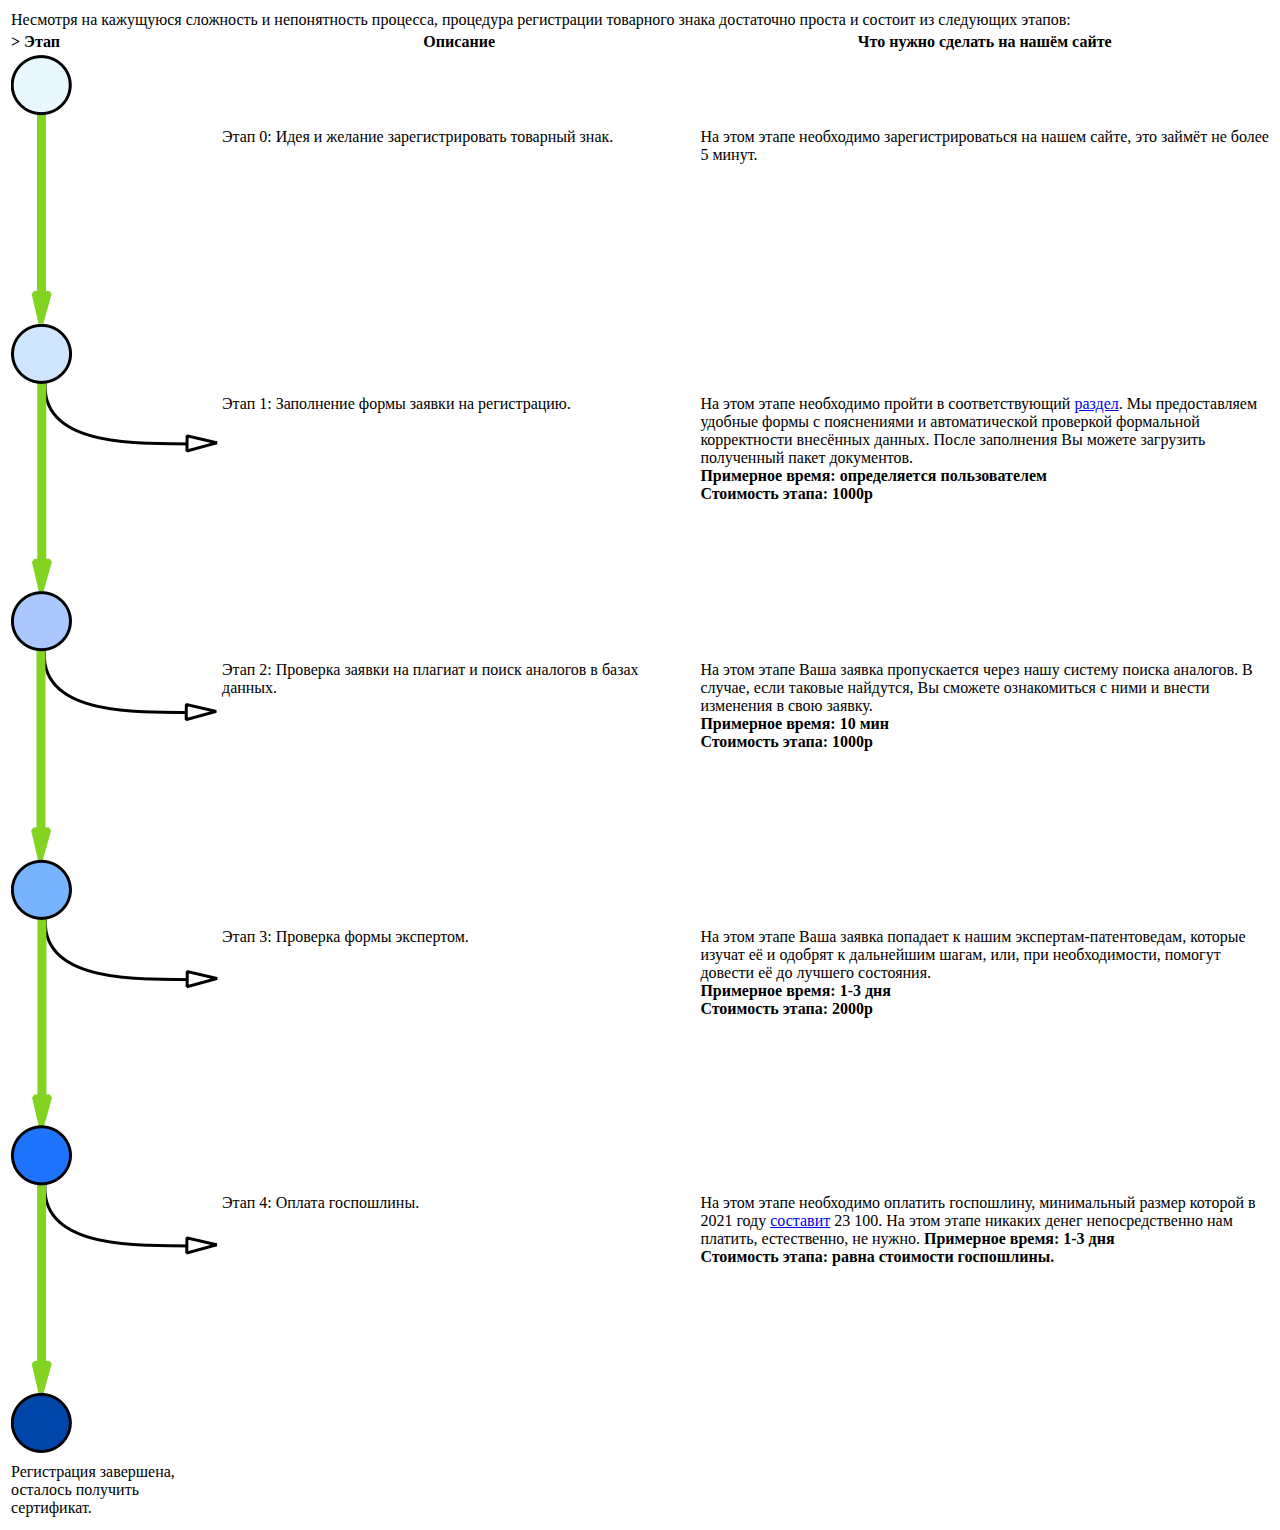
<file: index.html>
<!DOCTYPE html>
<html>
  <head>
    <meta charset="UTF-8" />
    <title>
      Регистрация товарного знака &copy;
    </title>
  </head>
  <body>
  <table style="border-collapse: true" align="center">
  	<thead>
  	  <tr>
  	  	<td colspan=3>Несмотря на кажущуюся сложность и непонятность процесса, процедура регистрации товарного знака достаточно проста и состоит из следующих этапов:</td>
  	  </tr>
  	</thead>
    <tbody>
      <tr>
      	<th align="left"> &gt; Этап</th>
      	<th width="300px">Описание</th>
      	<th>Что нужно сделать на нашём сайте</th>
      </tr>
      <tr height="60px">
      	<td width="207px" rowspan="6"><img src="./img/flow_small.png" /></td>
       	<td></td>
      	<td></td>
      </tr>
      <tr height="223px" valign="top">
      	<td width="500px">Этап 0: Идея и желание зарегистрировать товарный знак.</td>
      	<td width="600px">На этом этапе необходимо зарегистрироваться на нашем сайте, это займёт не более 5 минут.</td>
      </tr>
      <tr height="223px" valign="top">
      	<td>Этап 1: Заполнение формы заявки на регистрацию.</td>
      	<td>
      		На этом этапе необходимо пройти в соответствующий <a href="react/trademark_form.html">раздел</a>.
            Мы предоставляем удобные формы с пояснениями и автоматической проверкой формальной корректности внесённых данных. После заполнения Вы можете загрузить полученный пакет документов.<br />
            <b>Примерное время: определяется пользователем</b> <br />
            <b>Стоимость этапа: 1000р</b>
      	</td>
      </tr>
      <tr height="223px" valign="top">
      	<td>Этап 2: Проверка заявки на плагиат и поиск аналогов в базах данных.</td>
      	<td>
      		На этом этапе Ваша заявка пропускается через нашу систему поиска аналогов. В случае, если таковые найдутся, Вы сможете ознакомиться с ними и внести изменения в свою заявку.<br />
            <b>Примерное время: 10 мин</b> <br />
            <b>Стоимость этапа: 1000р</b></td>
      </tr>
      <tr height="223px" valign="top">
      	<td>Этап 3: Проверка формы экспертом.</td>
      	<td>
      		На этом этапе Ваша заявка попадает к нашим экспертам-патентоведам, которые изучат её и одобрят к дальнейшим шагам, или, при необходимости, помогут довести её до лучшего состояния.
      		<br />
            <b>Примерное время: 1-3 дня</b> <br />
            <b>Стоимость этапа: 2000р</b>
        </td>
      </tr>
      <tr height="223px" valign="top">
      	<td>Этап 4: Оплата госпошлины.</td>
      	<td>
      		На этом этапе необходимо оплатить госпошлину, минимальный размер которой в 2021 году <a href="https://patent-family.ru/blog/trademark-registration-fees">составит</a> 23 100. На этом этапе никаких денег непосредственно нам платить, естественно, не нужно.
      		<b>Примерное время: 1-3 дня</b> <br />
            <b>Стоимость этапа: равна стоимости госпошлины.</b>
        </td>
      <tr height="60px">
        <td>Регистрация завершена, осталось получить сертификат.</td>
      	<td>
        </td>
      </tr>
    </tbody>
  </table>
  </body>
</html>
</file>
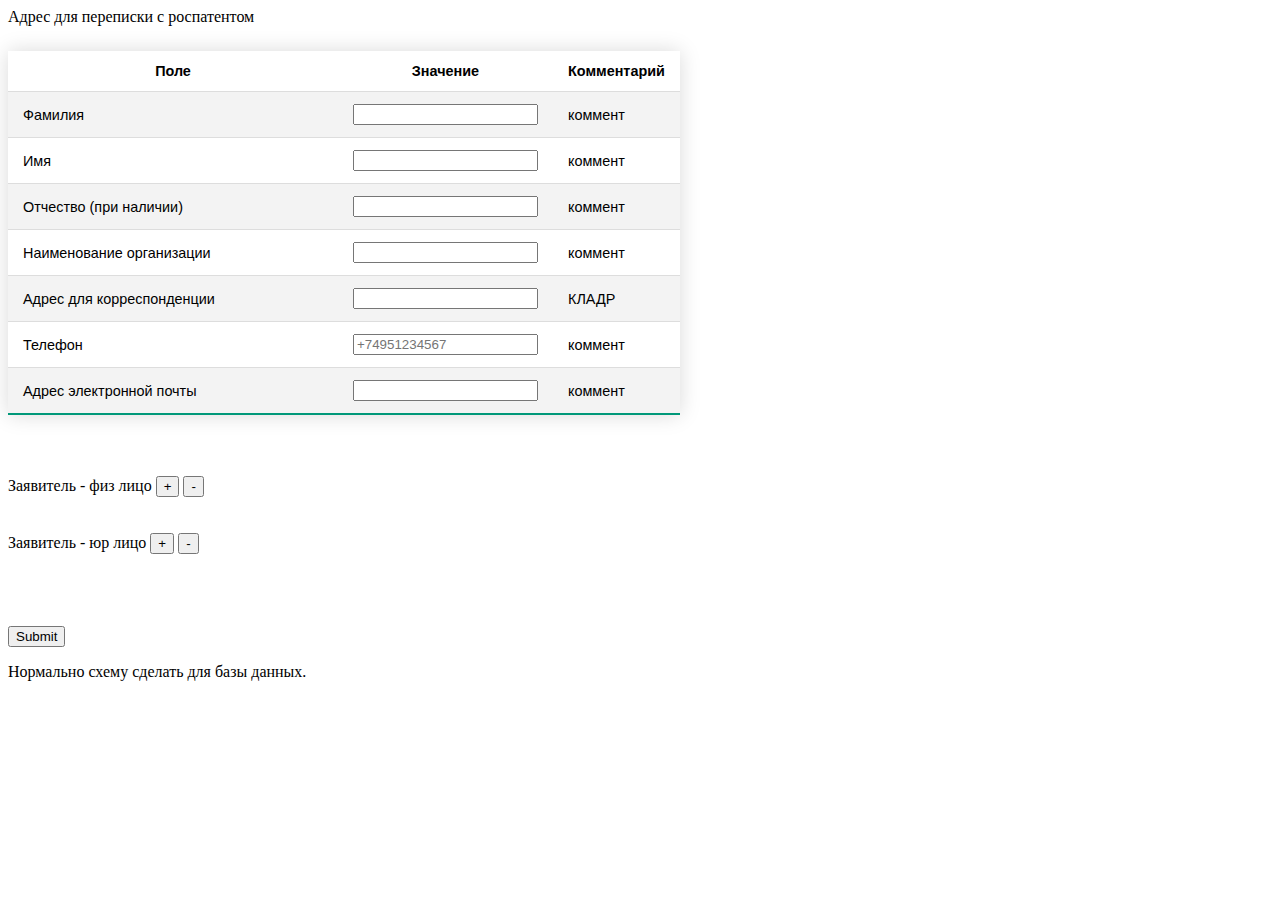
<file: index_old.html>
<html>
<head>
<title>E-FORM</title>
<style>
.styled-table {
    border-collapse: collapse;
    margin: 25px 0;
    font-size: 0.9em;
    font-family: sans-serif;
    min-width: 400px;
    box-shadow: 0 0 20px rgba(0, 0, 0, 0.15);
}

.styled-table thead tr {
    background-color: #009879;
    color: #ffffff;
    text-align: left;
}

.styled-table th,
.styled-table td {
    padding: 12px 15px;
}

.styled-table tbody tr {
    border-bottom: 1px solid #dddddd;
}

.styled-table tbody tr:nth-of-type(even) {
    background-color: #f3f3f3;
}

.styled-table tbody tr:last-of-type {
    border-bottom: 2px solid #009879;
}

.styled-table tbody tr.active-row {
    font-weight: bold;
    color: #009879;
}

</style>
</head>
    <script type='text/javascript'>
        var number_applicants = 0;
        var form_contents_applicants = [""];

        var number_organizations = 0;
        var form_contents_organizations = [""];

        function add_applicant() {
            number_applicants = number_applicants + 1;
            var container = document.getElementById("container");
            form_contents_applicants.push("<br />Заявитель " + number_applicants + "\n<table  class=\"styled-table\">\
<tr>\
    <th width=300px>Поле</th>\
    <th>Значение</th>\
    <th>Комментарий</th>\
</tr>\
<tr>\
    <td>Фамилия</td>\
    <td><input type=\"text\" name=\"z" + number_applicants + "_last_name\" /></td>\
    <td>коммент</td>\
</tr>\
<tr>\
    <td>Имя</td>\
    <td><input type=\"text\" name=\"z" + number_applicants + "_first_name\" /></td>\
    <td>коммент</td>\
</tr>\
<tr>\
    <td>Отчество (при наличии)</td>\
    <td><input type=\"text\" name=\"z" + number_applicants + "_patronic_name\" /></td>\
    <td>коммент</td>\
</tr>\
<tr>\
    <td>Адрес для корреспонденции</td>\
    <td><input type=\"text\" name=\"z" + number_applicants + "_address\" /></td>\
    <td>КЛАДР</td>\
</tr>\
<tr>\
    <td>Страна</td>\
    <td><select width=200px id=\"z" + number_applicants + "_country\">\
        <option value=\"RU\">Россия</option>\
        <option value=\"UK\">Украина</option>\
        <option value=\"TR\">Турция</option>\
        <option value=\"BL\">Беларусь</option>\
        </select>\
    </td>\
    <td>КЛАДР</td>\
</tr>\
<tr>\
    <td>ИНН</td>\
    <td><input type=\"text\" name=\"z" + number_applicants + "inn\" /></td>\
    <td>прикрутить формат (10 символов) XXXXXXXXXX  ? проверить 10 или 12 узнать на nalog.ru</td>\
</tr>\
<tr>\
    <td>СНИЛС</td>\
    <td><input type=\"text\" name=\"z" + number_applicants + "snils\" /></td>\
    <td>прикрутить формат (10 символов) XXX-XXX-XX XX</td>\
</tr>\
<tr>\
    <td>Паспорт</td>\
    <td><select width=200px id=\"z" + number_applicants + "_id\">\
        <option value=\"RU\">Паспорт РФ</option>\
        <option value=\"FOREIGN\">Паспорт иностранного гражданина</option>\
        </select>\
    </td>\
    <td>варианты</td>\
</tr>\
<tr>\
    <td>Серия</td>\
    <td><input type=\"text\" name=\"z" + number_applicants + "_pass_seria\" /></td>\
    <td>XX XX</td>\
</tr>\
<tr>\
    <td>Номер</td>\
    <td><input type=\"text\" name=\"z" + number_applicants + "_pass_number\" /></td>\
    <td>XXX XXX</td>\
</tr>\
<tr>\
    <td>Должность</td>\
    <td><input type=\"text\" name=\"z" + number_applicants + "_pass_dolzhnost\" /></td>\
    <td>?</td>\
</tr>\
</table>");
            container.innerHTML = form_contents_applicants.join("\n");
        }

        function pop_applicant() {
            if (number_applicants > 0) {
                number_applicants = number_applicants - 1;
                var container = document.getElementById("container");
                form_contents_applicants.pop();
                container.innerHTML = form_contents_applicants.join("\n");
            }
        }


        function add_organization() {
            number_organizations = number_organizations + 1;
            var container = document.getElementById("container_organizations");
            form_contents_organizations.push("<br />Заявитель " + number_organizations + "\n<table class=\"styled-table\">\
<tr>\
    <th width=300px>Поле</th>\
    <th>Значение</th>\
    <th>Комментарий</th>\
</tr>\
<tr>\
    <td>Наименование юридического лица</td>\
    <td><input type=\"text\" name=\"j" + number_organizations + "_org_name\" /></td>\
    <td>коммент</td>\
</tr>\
<tr>\
    <td>Адрес для корреспонденции</td>\
    <td><input type=\"text\" name=\"j" + number_organizations + "_address\" /></td>\
    <td>КЛАДР</td>\
</tr>\
<tr>\
    <td>ОГРН</td>\
    <td><input type=\"text\" name=\"j" + number_organizations + "_ogrn\" /></td>\
    <td>прикрутить формат (15 символов) XXXXX XXXXX XXXXX</td>\
</tr>\
<tr>\
    <td>КПП</td>\
    <td><input type=\"text\" name=\"j" + number_organizations + "_kpp\" /></td>\
    <td>прикрутить формат (10 символов) XXXXXXXXXX</td>\
</tr>\
<tr>\
    <td>ИНН</td>\
    <td><input type=\"text\" name=\"j" + number_organizations + "_inn\" /></td>\
    <td>прикрутить формат (10 символов) XXXXXXXXXX ? проверить 10 или 12 <a href=\"https://pb.nalog.ru/search.html#quick-result?queryAll=6319252148&mode=search-all&page=1&pageSize=10\">проверить</a>\
        + попытаться подтянуть остальные идентификаторы по ИНН\
    </td>\
</tr>\
</table>");
            container.innerHTML = form_contents_organizations.join("\n");
        }

        function pop_organization() {
            if (number_organizations > 0) {
                number_organizations = number_organizations - 1;
                var container = document.getElementById("container_organizations");
                form_contents_organizations.pop();
                container.innerHTML = form_contents_organizations.join("\n");
            }
        }
    </script>
<body>

Адрес для переписки с роспатентом
<form action="/submit" method="get">
<table class="styled-table">
<tr>
    <th width=300px>Поле</th>
    <th>Значение</th>
    <th>Комментарий</th>
</tr>
<tr>
    <td>Фамилия</td>
    <td><input type="text" name="last_name" /></td>
    <td>коммент</td>
</tr>
<tr>
    <td>Имя</td>
    <td><input type="text" name="first_name" /></td>
    <td>коммент</td>
</tr>
<tr>
    <td>Отчество (при наличии)</td>
    <td><input type="text" name="patronic_name" /></td>
    <td>коммент</td>
</tr>
<tr>
    <td>Наименование организации</td>
    <td><input type="text" name="org_name" /></td>
    <td>коммент</td>
</tr>
<tr>
    <td>Адрес для корреспонденции</td>
    <td><input type="text" name="address" /></td>
    <td>КЛАДР</td>
</tr>
<tr>
    <td>Телефон</td>
    <td><input type="text" name="phone" placeholder="+74951234567" maxlength=12 /></td>
    <td>коммент</td>
</tr>
<tr>
    <td>Адрес электронной почты</td>
    <td><input type="text" name="email" /></td>
    <td>коммент</td>
</tr>
</table>
<br/>
<br/>

Заявитель - физ лицо

<button type="button" onclick="add_applicant()">
    +
</button>

<button type="button" onclick="pop_applicant()">
    -
</button>

<div id="container">
</div>


<br/>
<br/>
Заявитель - юр лицо
<button type="button" onclick="add_organization()">
    +
</button>

<button type="button" onclick="pop_organization()">
    -
</button>

<div id="container_organizations">
</div>

<br />
<br />
<br />
<br />
<input type="submit" />
</form>
Нормально схему сделать для базы данных.
</body>
</html>
</file>
